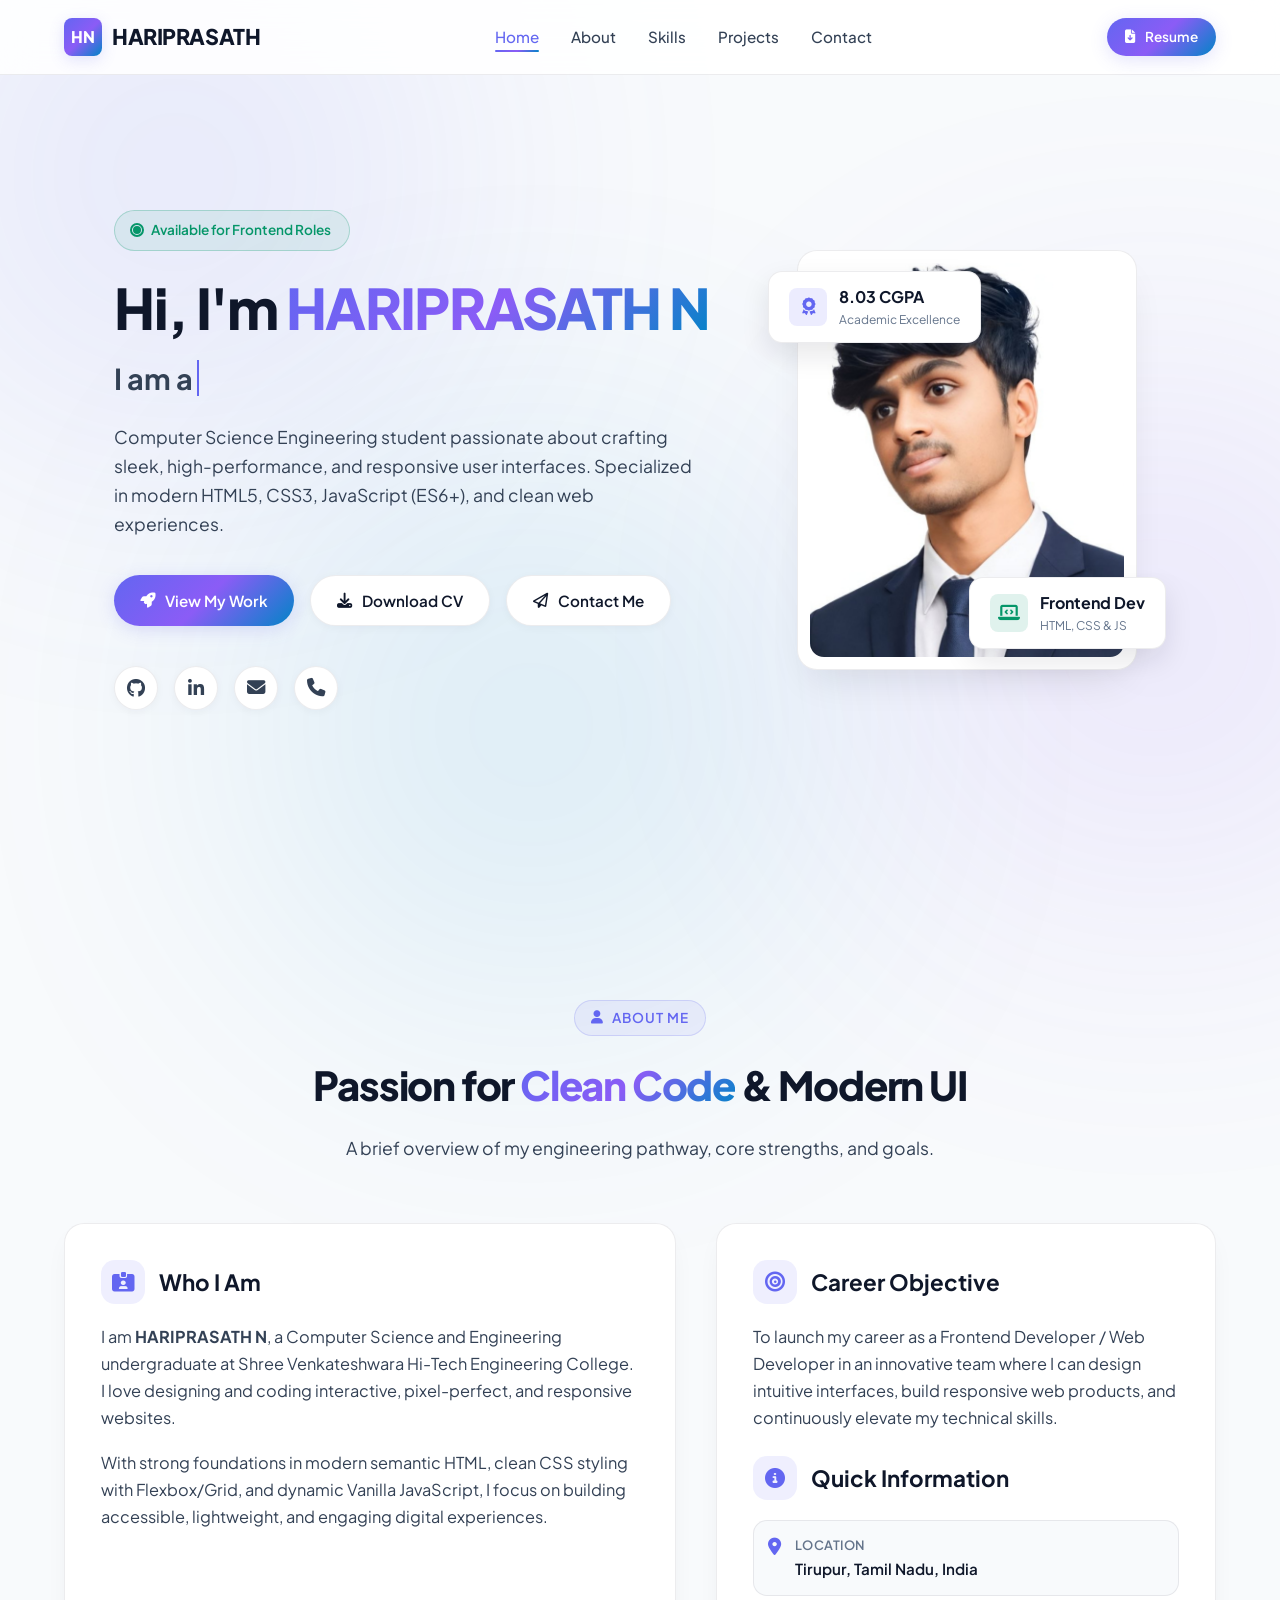
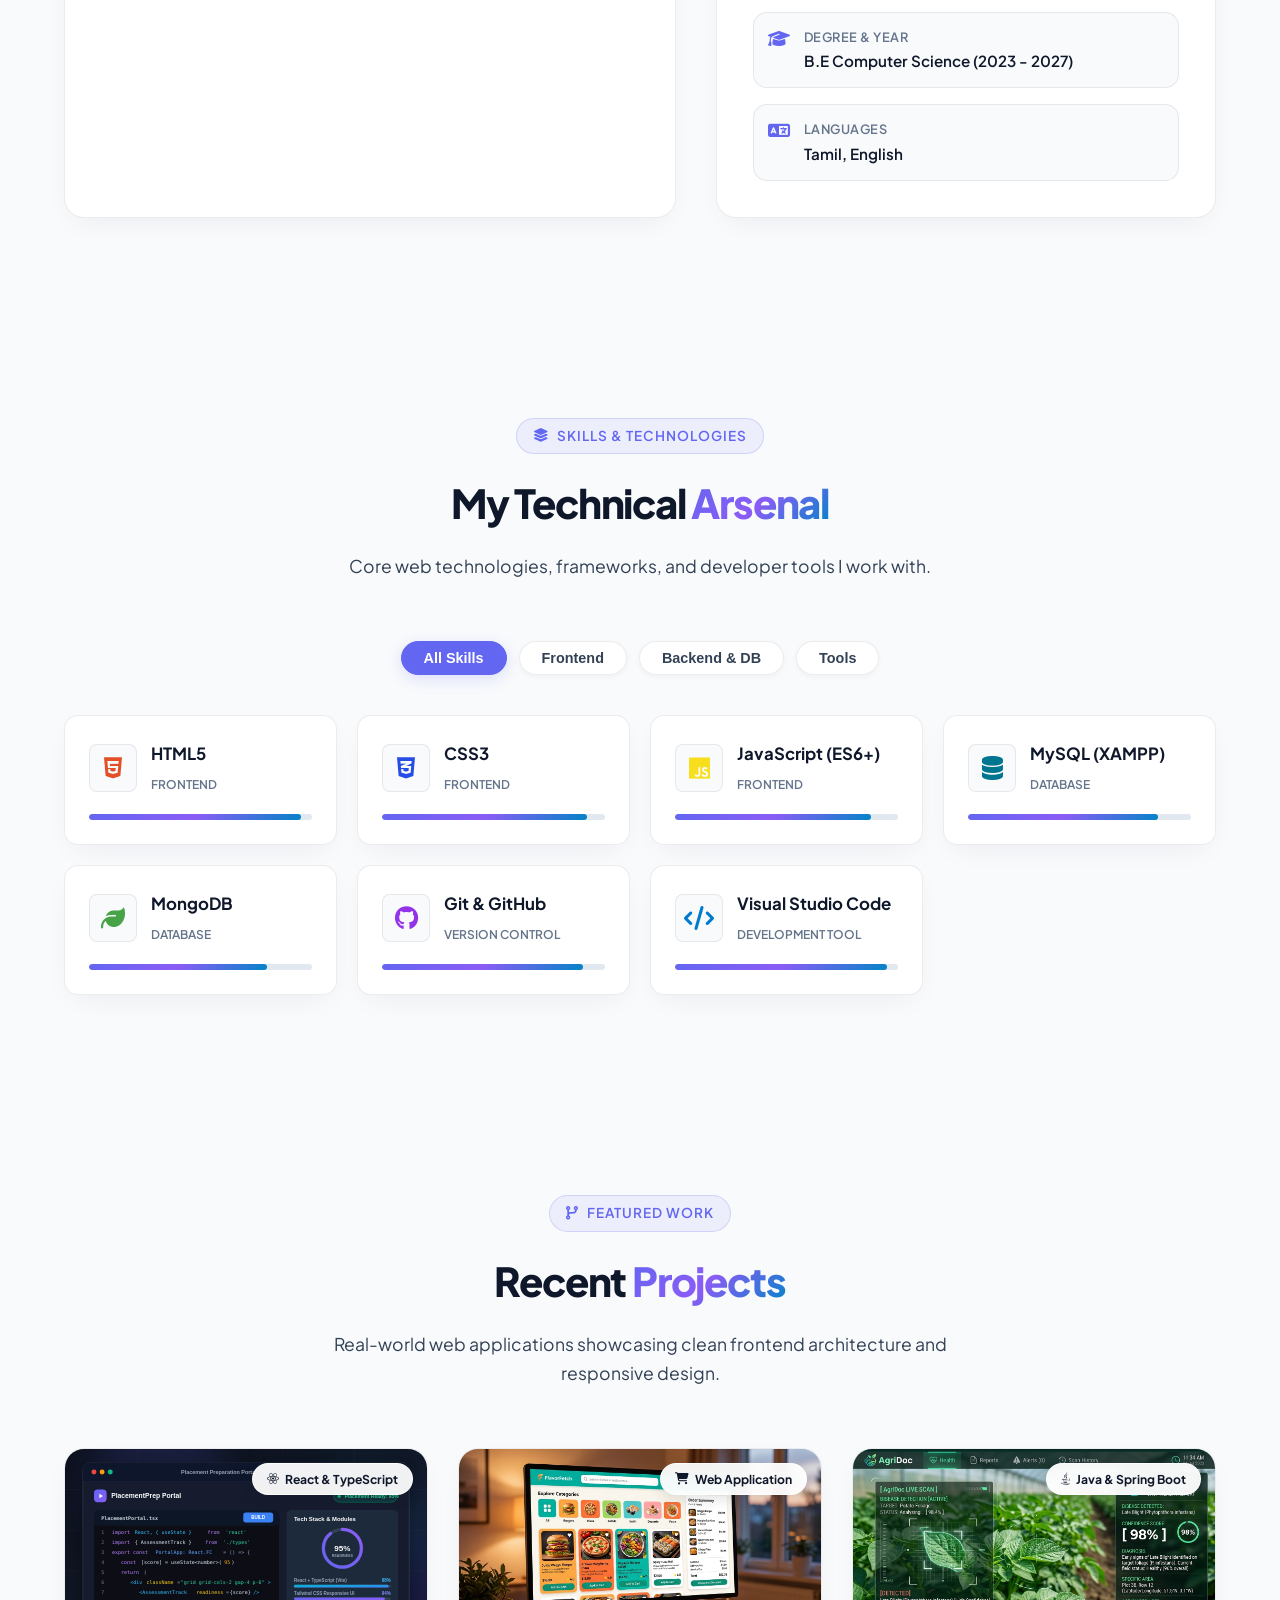
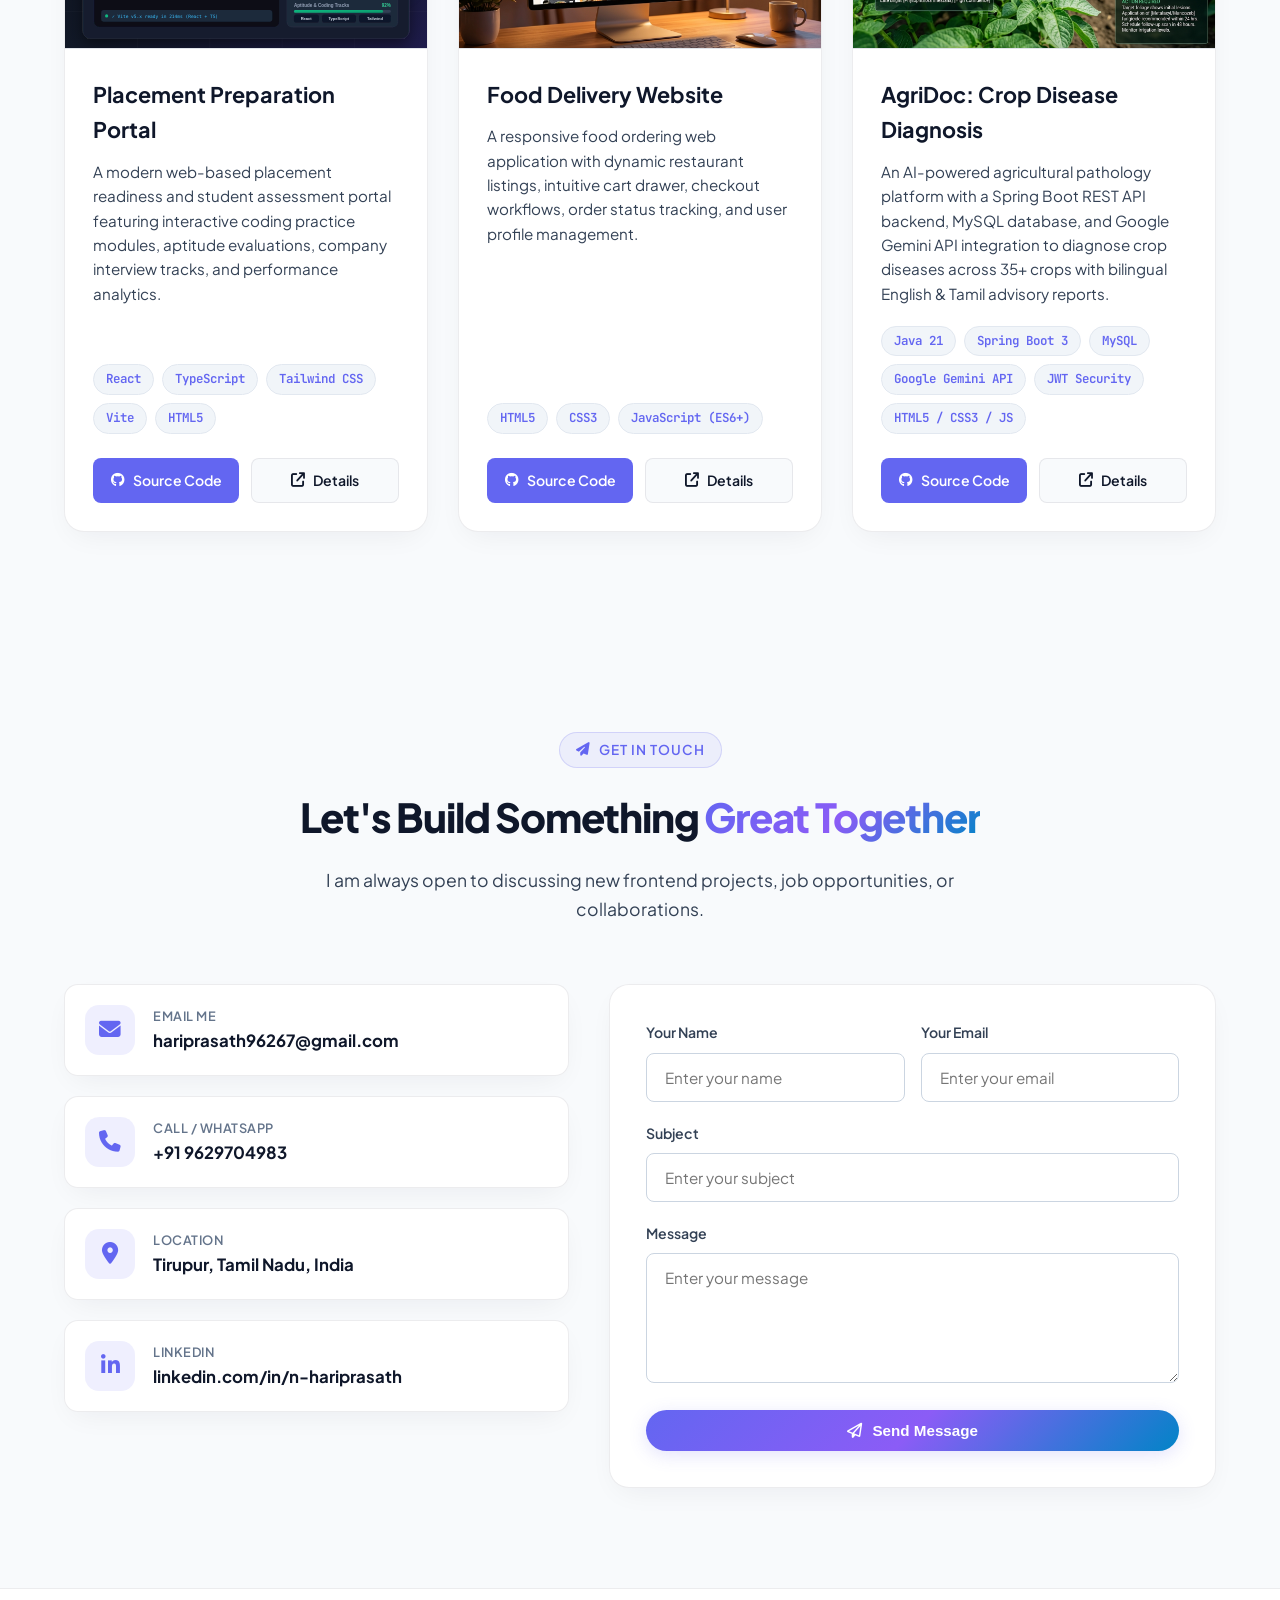
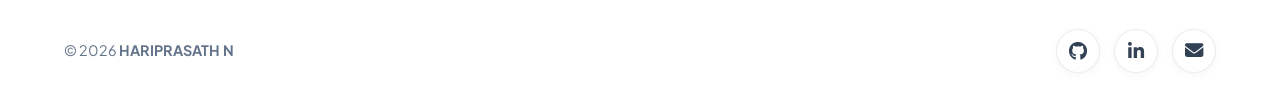
<file: index.html>
<!DOCTYPE html>
<html lang="en" data-theme="light">
<head>
    <meta charset="UTF-8">
    <meta name="viewport" content="width=device-width, initial-scale=1.0">
    <title>HARIPRASATH N | Frontend Developer & Web Developer</title>
    
    <!-- Meta Descriptions (SEO Best Practices) -->
    <meta name="description" content="Personal portfolio of HARIPRASATH N - Frontend Developer and Web Developer skilled in HTML5, CSS3, JavaScript, Responsive Design, and Modern Web UI. Based in Tirupur, India.">
    <meta name="keywords" content="HARIPRASATH N, Frontend Developer, Web Developer, JavaScript, HTML, CSS, Responsive Design, Portfolio, Tirupur, India">
    <meta name="author" content="HARIPRASATH N">

    <!-- Open Graph Protocol for Social Sharing -->
    <meta property="og:title" content="HARIPRASATH N | Frontend Developer Portfolio">
    <meta property="og:description" content="Explore my frontend web projects, skills, education, and resume. Open for frontend and web developer opportunities.">
    <meta property="og:type" content="website">

    <!-- Favicon -->
    <link rel="icon" type="image/svg+xml" href="data:image/svg+xml,<svg xmlns='http://www.w3.org/2000/svg' viewBox='0 0 100 100'><rect width='100' height='100' rx='24' fill='%236366f1'/><text x='50%25' y='54%25' dominant-baseline='central' text-anchor='middle' font-size='56' font-family='sans-serif' font-weight='800' fill='white'>H</text></svg>">

    <!-- Font Awesome 6 -->
    <link rel="stylesheet" href="https://cdnjs.cloudflare.com/ajax/libs/font-awesome/6.5.1/css/all.min.css">
    
    <!-- Custom Modern Stylesheet -->
    <link rel="stylesheet" href="style.css">
</head>
<body>

    <!-- Ambient Glowing Background Elements -->
    <div class="ambient-blob blob-1"></div>
    <div class="ambient-blob blob-2"></div>
    <div class="ambient-blob blob-3"></div>

    <!-- Navigation Bar -->
    <header class="navbar" id="navbar">
        <div class="container nav-container">
            <a href="#home" class="nav-brand" id="brand-logo">
                <div class="brand-badge">HN</div>
                <span>HARIPRASATH</span>
            </a>

            <nav>
                <ul class="nav-menu" id="nav-menu">
                    <li><a href="#home" class="nav-link active">Home</a></li>
                    <li><a href="#about" class="nav-link">About</a></li>
                    <li><a href="#skills" class="nav-link">Skills</a></li>
                    <li><a href="#projects" class="nav-link">Projects</a></li>
                    <li><a href="#contact" class="nav-link">Contact</a></li>
                </ul>
            </nav>

            <div class="nav-actions">
                <!-- Download CV Nav CTA -->
                <a href="Resume.pdf" class="btn btn-primary btn-sm" download="Hariprasath_N_Resume.pdf" title="Download Resume">
                    <i class="fa-solid fa-file-arrow-down"></i>
                    <span>Resume</span>
                </a>

                <!-- Hamburger Button (Mobile) -->
                <button class="hamburger" id="hamburger-btn" aria-label="Toggle navigation menu">
                    <span></span>
                    <span></span>
                    <span></span>
                </button>
            </div>
        </div>
    </header>

    <main>
        <!-- ================= HERO SECTION ================= -->
        <section id="home" class="hero">
            <div class="container hero-grid">
                <div class="hero-content reveal">
                    <div class="hero-status">
                        <span class="status-dot"></span>
                        <span>Available for Frontend Roles</span>
                    </div>

                    <h1 class="hero-name">
                        Hi, I'm <span class="gradient-text">HARIPRASATH N</span>
                    </h1>

                    <div class="hero-role-wrapper">
                        <span>I am a </span>
                        <span class="typing-text" id="typewriter">Frontend Developer</span>
                    </div>

                    <p class="hero-description">
                        Computer Science Engineering student passionate about crafting sleek, high-performance, and responsive user interfaces. Specialized in modern HTML5, CSS3, JavaScript (ES6+), and clean web experiences.
                    </p>

                    <div class="hero-cta-group">
                        <a href="#projects" class="btn btn-primary">
                            <i class="fa-solid fa-rocket"></i>
                            <span>View My Work</span>
                        </a>
                        <a href="Resume.pdf" class="btn btn-secondary" download="Hariprasath_N_Resume.pdf">
                            <i class="fa-solid fa-download"></i>
                            <span>Download CV</span>
                        </a>
                        <a href="#contact" class="btn btn-secondary">
                            <i class="fa-regular fa-paper-plane"></i>
                            <span>Contact Me</span>
                        </a>
                    </div>

                    <div class="hero-socials">
                        <a href="https://github.com/N-Hariprasath" class="social-link" target="_blank" rel="noopener noreferrer" aria-label="GitHub Profile" title="GitHub">
                            <i class="fa-brands fa-github"></i>
                        </a>
                        <a href="https://www.linkedin.com/in/n-hariprasath" class="social-link" target="_blank" rel="noopener noreferrer" aria-label="LinkedIn Profile" title="LinkedIn">
                            <i class="fa-brands fa-linkedin-in"></i>
                        </a>
                        <a href="mailto:hariprasath96267@gmail.com" class="social-link" aria-label="Email" title="Email">
                            <i class="fa-solid fa-envelope"></i>
                        </a>
                        <a href="tel:+919629704983" class="social-link" aria-label="Phone" title="Phone">
                            <i class="fa-solid fa-phone"></i>
                        </a>
                    </div>
                </div>

                <div class="hero-image-wrapper reveal">
                    <div class="profile-card">
                        <!-- Profile Photo -->
                        <img src="me.jpeg" alt="HARIPRASATH N - Frontend Developer" class="profile-img">
                        
                        <!-- Floating Badge 1 -->
                        <div class="floating-badge badge-top">
                            <div class="badge-icon cgpa">
                                <i class="fa-solid fa-award"></i>
                            </div>
                            <div>
                                <div class="badge-title">8.03 CGPA</div>
                                <div class="badge-subtitle">Academic Excellence</div>
                            </div>
                        </div>

                        <!-- Floating Badge 2 -->
                        <div class="floating-badge badge-bottom">
                            <div class="badge-icon code">
                                <i class="fa-solid fa-laptop-code"></i>
                            </div>
                            <div>
                                <div class="badge-title">Frontend Dev</div>
                                <div class="badge-subtitle">HTML, CSS & JS</div>
                            </div>
                        </div>
                    </div>
                </div>
            </div>
        </section>

        <!-- ================= ABOUT SECTION ================= -->
        <section id="about">
            <div class="container reveal">
                <div class="section-header">
                    <div class="section-tag">
                        <i class="fa-solid fa-user"></i>
                        <span>About Me</span>
                    </div>
                    <h2 class="section-title">Passion for <span class="gradient-text">Clean Code</span> & Modern UI</h2>
                    <p class="section-subtitle">A brief overview of my engineering pathway, core strengths, and goals.</p>
                </div>

                <div class="about-grid">
                    <div class="about-card">
                        <div class="about-card-header">
                            <div class="card-icon">
                                <i class="fa-solid fa-id-card-clip"></i>
                            </div>
                            <h3 class="about-card-title">Who I Am</h3>
                        </div>
                        <p class="about-text">
                            I am <strong>HARIPRASATH N</strong>, a Computer Science and Engineering undergraduate at Shree Venkateshwara Hi-Tech Engineering College. I love designing and coding interactive, pixel-perfect, and responsive websites.
                        </p>
                        <p class="about-text">
                            With strong foundations in modern semantic HTML, clean CSS styling with Flexbox/Grid, and dynamic Vanilla JavaScript, I focus on building accessible, lightweight, and engaging digital experiences.
                        </p>


                    </div>

                    <div class="about-card">
                        <div class="about-card-header">
                            <div class="card-icon">
                                <i class="fa-solid fa-bullseye"></i>
                            </div>
                            <h3 class="about-card-title">Career Objective</h3>
                        </div>
                        <p class="about-text">
                            To launch my career as a Frontend Developer / Web Developer in an innovative team where I can design intuitive interfaces, build responsive web products, and continuously elevate my technical skills.
                        </p>

                        <div class="about-card-header" style="margin-top: 24px;">
                            <div class="card-icon">
                                <i class="fa-solid fa-circle-info"></i>
                            </div>
                            <h3 class="about-card-title">Quick Information</h3>
                        </div>
                        <ul class="quick-info-list">
                            <li class="quick-info-item">
                                <i class="fa-solid fa-location-dot quick-info-icon"></i>
                                <div>
                                    <div class="quick-info-label">Location</div>
                                    <div class="quick-info-value">Tirupur, Tamil Nadu, India</div>
                                </div>
                            </li>
                            <li class="quick-info-item">
                                <i class="fa-solid fa-graduation-cap quick-info-icon"></i>
                                <div>
                                    <div class="quick-info-label">Degree & Year</div>
                                    <div class="quick-info-value">B.E Computer Science (2023 - 2027)</div>
                                </div>
                            </li>
                            <li class="quick-info-item">
                                <i class="fa-solid fa-language quick-info-icon"></i>
                                <div>
                                    <div class="quick-info-label">Languages</div>
                                    <div class="quick-info-value">Tamil, English</div>
                                </div>
                            </li>
                        </ul>
                    </div>
                </div>
            </div>
        </section>

        <!-- ================= SKILLS SECTION ================= -->
        <section id="skills">
            <div class="container reveal">
                <div class="section-header">
                    <div class="section-tag">
                        <i class="fa-solid fa-layer-group"></i>
                        <span>Skills & Technologies</span>
                    </div>
                    <h2 class="section-title">My Technical <span class="gradient-text">Arsenal</span></h2>
                    <p class="section-subtitle">Core web technologies, frameworks, and developer tools I work with.</p>
                </div>

                <!-- Filter Tabs -->
                <div class="skills-filter">
                    <button class="filter-btn active" data-filter="all">All Skills</button>
                    <button class="filter-btn" data-filter="frontend">Frontend</button>
                    <button class="filter-btn" data-filter="backend">Backend & DB</button>
                    <button class="filter-btn" data-filter="tools">Tools</button>
                </div>

                <!-- Skills Grid -->
                <div class="skills-grid" id="skills-grid">
                    <!-- HTML5 -->
                    <div class="skill-card" data-category="frontend">
                        <div class="skill-header">
                            <div class="skill-icon-wrapper" style="color: #e34f26;">
                                <i class="fa-brands fa-html5"></i>
                            </div>
                            <div class="skill-info">
                                <h4>HTML5</h4>
                                <span>Frontend</span>
                            </div>
                        </div>
                        <div class="skill-progress-bg">
                            <div class="skill-progress-fill" style="width: 95%;"></div>
                        </div>
                    </div>

                    <!-- CSS3 -->
                    <div class="skill-card" data-category="frontend">
                        <div class="skill-header">
                            <div class="skill-icon-wrapper" style="color: #264de4;">
                                <i class="fa-brands fa-css3-alt"></i>
                            </div>
                            <div class="skill-info">
                                <h4>CSS3</h4>
                                <span>Frontend</span>
                            </div>
                        </div>
                        <div class="skill-progress-bg">
                            <div class="skill-progress-fill" style="width: 92%;"></div>
                        </div>
                    </div>

                    <!-- JavaScript -->
                    <div class="skill-card" data-category="frontend">
                        <div class="skill-header">
                            <div class="skill-icon-wrapper" style="color: #f7df1e;">
                                <i class="fa-brands fa-js"></i>
                            </div>
                            <div class="skill-info">
                                <h4>JavaScript (ES6+)</h4>
                                <span>Frontend</span>
                            </div>
                        </div>
                        <div class="skill-progress-bg">
                            <div class="skill-progress-fill" style="width: 88%;"></div>
                        </div>
                    </div>


                    <!-- MySQL (XAMPP) -->
                    <div class="skill-card" data-category="backend">
                        <div class="skill-header">
                            <div class="skill-icon-wrapper" style="color: #00758f;">
                                <i class="fa-solid fa-database"></i>
                            </div>
                            <div class="skill-info">
                                <h4>MySQL (XAMPP)</h4>
                                <span>Database</span>
                            </div>
                        </div>
                        <div class="skill-progress-bg">
                            <div class="skill-progress-fill" style="width: 85%;"></div>
                        </div>
                    </div>

                    <!-- MongoDB -->
                    <div class="skill-card" data-category="backend">
                        <div class="skill-header">
                            <div class="skill-icon-wrapper" style="color: #47a248;">
                                <i class="fa-solid fa-leaf"></i>
                            </div>
                            <div class="skill-info">
                                <h4>MongoDB</h4>
                                <span>Database</span>
                            </div>
                        </div>
                        <div class="skill-progress-bg">
                            <div class="skill-progress-fill" style="width: 80%;"></div>
                        </div>
                    </div>

                    <!-- GitHub -->
                    <div class="skill-card" data-category="tools">
                        <div class="skill-header">
                            <div class="skill-icon-wrapper" style="color: #9333ea;">
                                <i class="fa-brands fa-github"></i>
                            </div>
                            <div class="skill-info">
                                <h4>Git & GitHub</h4>
                                <span>Version Control</span>
                            </div>
                        </div>
                        <div class="skill-progress-bg">
                            <div class="skill-progress-fill" style="width: 90%;"></div>
                        </div>
                    </div>

                    <!-- VS Code -->
                    <div class="skill-card" data-category="tools">
                        <div class="skill-header">
                            <div class="skill-icon-wrapper" style="color: #007acc;">
                                <i class="fa-solid fa-code"></i>
                            </div>
                            <div class="skill-info">
                                <h4>Visual Studio Code</h4>
                                <span>Development Tool</span>
                            </div>
                        </div>
                        <div class="skill-progress-bg">
                            <div class="skill-progress-fill" style="width: 95%;"></div>
                        </div>
                    </div>
                </div>
            </div>
        </section>



        <!-- ================= PROJECTS SECTION ================= -->
        <section id="projects">
            <div class="container reveal">
                <div class="section-header">
                    <div class="section-tag">
                        <i class="fa-solid fa-code-branch"></i>
                        <span>Featured Work</span>
                    </div>
                    <h2 class="section-title">Recent <span class="gradient-text">Projects</span></h2>
                    <p class="section-subtitle">Real-world web applications showcasing clean frontend architecture and responsive design.</p>
                </div>

                <div class="projects-grid">
                    <!-- Project 1: Placement Preparation Portal -->
                    <div class="project-card">
                        <div class="project-banner">
                            <img src="project-placement.svg" alt="Placement Preparation Portal Dashboard Interface" class="project-img" loading="lazy">
                            <span class="project-badge"><i class="fa-brands fa-react"></i> React &amp; TypeScript</span>
                        </div>
                        <div class="project-content">
                            <h3 class="project-title">Placement Preparation Portal</h3>
                            <p class="project-desc">
                                A modern web-based placement readiness and student assessment portal featuring interactive coding practice modules, aptitude evaluations, company interview tracks, and performance analytics.
                            </p>
                            <div class="project-tech">
                                <span class="tech-tag">React</span>
                                <span class="tech-tag">TypeScript</span>
                                <span class="tech-tag">Tailwind CSS</span>
                                <span class="tech-tag">Vite</span>
                                <span class="tech-tag">HTML5</span>
                            </div>
                            <div class="project-links">
                                <a href="https://github.com/N-Hariprasath/placement-preparetion-portal" class="project-btn primary" target="_blank" rel="noopener noreferrer">
                                    <i class="fa-brands fa-github"></i>
                                    <span>Source Code</span>
                                </a>
                                <a href="https://github.com/N-Hariprasath/placement-preparetion-portal" class="project-btn secondary" target="_blank" rel="noopener noreferrer">
                                    <i class="fa-solid fa-arrow-up-right-from-square"></i>
                                    <span>Details</span>
                                </a>
                            </div>
                        </div>
                    </div>

                    <!-- Project 2: Food Delivery E-Commerce Website -->
                    <div class="project-card">
                        <div class="project-banner">
                            <img src="project-food.jpg" alt="Food Delivery E-Commerce Platform" class="project-img" loading="lazy">
                            <span class="project-badge"><i class="fa-solid fa-cart-shopping"></i> Web Application</span>
                        </div>
                        <div class="project-content">
                            <h3 class="project-title">Food Delivery Website</h3>
                            <p class="project-desc">
                                A responsive food ordering web application with dynamic restaurant listings, intuitive cart drawer, checkout workflows, order status tracking, and user profile management.
                            </p>
                            <div class="project-tech">
                                <span class="tech-tag">HTML5</span>
                                <span class="tech-tag">CSS3</span>
                                <span class="tech-tag">JavaScript (ES6+)</span>
                            </div>
                            <div class="project-links">
                                <a href="https://github.com/N-Hariprasath/food_delivery_websitte" class="project-btn primary" target="_blank" rel="noopener noreferrer">
                                    <i class="fa-brands fa-github"></i>
                                    <span>Source Code</span>
                                </a>
                                <a href="https://github.com/N-Hariprasath/food_delivery_websitte" class="project-btn secondary" target="_blank" rel="noopener noreferrer">
                                    <i class="fa-solid fa-arrow-up-right-from-square"></i>
                                    <span>Details</span>
                                </a>
                            </div>
                        </div>
                    </div>

                    <!-- Project 3: AgriDoc - Crop Disease Diagnosis -->
                    <div class="project-card">
                        <div class="project-banner">
                            <img src="project-agridoc.jpg" alt="AgriDoc Crop Disease Diagnosis System" class="project-img" loading="lazy">
                            <span class="project-badge"><i class="fa-brands fa-java"></i> Java &amp; Spring Boot</span>
                        </div>
                        <div class="project-content">
                            <h3 class="project-title">AgriDoc: Crop Disease Diagnosis</h3>
                            <p class="project-desc">
                                An AI-powered agricultural pathology platform with a Spring Boot REST API backend, MySQL database, and Google Gemini API integration to diagnose crop diseases across 35+ crops with bilingual English &amp; Tamil advisory reports.
                            </p>
                            <div class="project-tech">
                                <span class="tech-tag">Java 21</span>
                                <span class="tech-tag">Spring Boot 3</span>
                                <span class="tech-tag">MySQL</span>
                                <span class="tech-tag">Google Gemini API</span>
                                <span class="tech-tag">JWT Security</span>
                                <span class="tech-tag">HTML5 / CSS3 / JS</span>
                            </div>
                            <div class="project-links">
                                <a href="https://github.com/N-Hariprasath/AgriDoc-Crop_Disease_Diagnosis" class="project-btn primary" target="_blank" rel="noopener noreferrer">
                                    <i class="fa-brands fa-github"></i>
                                    <span>Source Code</span>
                                </a>
                                <a href="https://github.com/N-Hariprasath/AgriDoc-Crop_Disease_Diagnosis" class="project-btn secondary" target="_blank" rel="noopener noreferrer">
                                    <i class="fa-solid fa-arrow-up-right-from-square"></i>
                                    <span>Details</span>
                                </a>
                            </div>
                        </div>
                    </div>


                </div>
            </div>
        </section>

        <!-- ================= CONTACT SECTION ================= -->
        <section id="contact">
            <div class="container reveal">
                <div class="section-header">
                    <div class="section-tag">
                        <i class="fa-solid fa-paper-plane"></i>
                        <span>Get In Touch</span>
                    </div>
                    <h2 class="section-title">Let's Build Something <span class="gradient-text">Great Together</span></h2>
                    <p class="section-subtitle">I am always open to discussing new frontend projects, job opportunities, or collaborations.</p>
                </div>

                <div class="contact-grid">
                    <!-- Left: Contact Details Panel -->
                    <div class="contact-info-panel">
                        <a href="mailto:hariprasath96267@gmail.com" class="contact-card">
                            <div class="contact-icon">
                                <i class="fa-solid fa-envelope"></i>
                            </div>
                            <div>
                                <div class="contact-label">Email Me</div>
                                <div class="contact-value">hariprasath96267@gmail.com</div>
                            </div>
                        </a>

                        <a href="tel:+919629704983" class="contact-card">
                            <div class="contact-icon">
                                <i class="fa-solid fa-phone"></i>
                            </div>
                            <div>
                                <div class="contact-label">Call / WhatsApp</div>
                                <div class="contact-value">+91 9629704983</div>
                            </div>
                        </a>

                        <div class="contact-card">
                            <div class="contact-icon">
                                <i class="fa-solid fa-location-dot"></i>
                            </div>
                            <div>
                                <div class="contact-label">Location</div>
                                <div class="contact-value">Tirupur, Tamil Nadu, India</div>
                            </div>
                        </div>

                        <a href="https://www.linkedin.com/in/n-hariprasath" class="contact-card" target="_blank" rel="noopener noreferrer">
                            <div class="contact-icon">
                                <i class="fa-brands fa-linkedin-in"></i>
                            </div>
                            <div>
                                <div class="contact-label">LinkedIn</div>
                                <div class="contact-value">linkedin.com/in/n-hariprasath</div>
                            </div>
                        </a>
                    </div>

                    <!-- Right: Contact Form -->
                    <div class="contact-form-card">
                        <form id="contact-form" action="https://formsubmit.co/hariprasath96267@gmail.com" method="POST">
                            <!-- FormSubmit Direct Delivery Config -->
                            <input type="hidden" name="_captcha" value="false">
                            <input type="hidden" name="_template" value="table">
                            <input type="hidden" name="_autoresponse" value="Thank you for contacting HARIPRASATH N. I have received your message and will respond to you shortly!">

                            <div class="form-row">
                                <div class="form-group">
                                    <label for="contact-name" class="form-label">Your Name</label>
                                    <input type="text" id="contact-name" name="name" class="form-input" placeholder="Enter your name" required>
                                </div>
                                <div class="form-group">
                                    <label for="contact-email" class="form-label">Your Email</label>
                                    <input type="email" id="contact-email" name="email" class="form-input" placeholder="Enter your email" required>
                                </div>
                            </div>

                            <div class="form-group">
                                <label for="contact-subject" class="form-label">Subject</label>
                                <input type="text" id="contact-subject" name="subject" class="form-input" placeholder="Enter your subject">
                            </div>

                            <div class="form-group">
                                <label for="contact-message" class="form-label">Message</label>
                                <textarea id="contact-message" name="message" class="form-input" placeholder="Enter your message" required></textarea>
                            </div>

                            <button type="submit" class="btn btn-primary" style="width: 100%;">
                                <i class="fa-regular fa-paper-plane"></i>
                                <span>Send Message</span>
                            </button>

                            <div id="form-alert" class="form-alert"></div>
                        </form>
                    </div>
                </div>
            </div>
        </section>
    </main>

    <!-- Footer -->
    <footer>
        <div class="container footer-container">
            <div class="footer-text">
                &copy; <span id="current-year">2026</span> <strong>HARIPRASATH N</strong>
            </div>
            <div class="footer-socials">
                <a href="https://github.com/N-Hariprasath" class="social-link" target="_blank" rel="noopener noreferrer" title="GitHub">
                    <i class="fa-brands fa-github"></i>
                </a>
                <a href="https://www.linkedin.com/in/n-hariprasath" class="social-link" target="_blank" rel="noopener noreferrer" title="LinkedIn">
                    <i class="fa-brands fa-linkedin-in"></i>
                </a>
                <a href="mailto:hariprasath96267@gmail.com" class="social-link" title="Email">
                    <i class="fa-solid fa-envelope"></i>
                </a>
            </div>
        </div>
    </footer>

    <!-- Floating Scroll-to-Top Button -->
    <button class="scroll-top-btn" id="scroll-top" aria-label="Scroll back to top" title="Scroll to top">
        <i class="fa-solid fa-arrow-up"></i>
    </button>

    <!-- Custom Main Script -->
    <script src="main.js"></script>
    <script>
        // Set dynamic year
        document.getElementById('current-year').textContent = new Date().getFullYear();
    </script>
</body>
</html>
</file>
<file: style.css>
/* ===================================================================
   HARIPRASATH N - MODERN DEVELOPER PORTFOLIO STYLESHEET
   Design: Clean, Premium Modern Light/White Aesthetic (Apple / Linear style)
   Author: HARIPRASATH N
   Tech: Pure CSS3 Variables, Flexbox, Grid, Animations
   =================================================================== */

/* ---------------- Google Fonts & Reset ---------------- */
@import url('https://fonts.googleapis.com/css2?family=Plus+Jakarta+Sans:wght@300;400;500;600;700;800&family=JetBrains+Mono:wght@400;500;600&display=swap');

:root {
    /* Pure Light / White Theme System */
    --bg-primary: #f8fafc;
    --bg-secondary: #ffffff;
    --bg-card: #ffffff;
    --bg-card-hover: #ffffff;
    --bg-input: #ffffff;
    --bg-subtle: #f1f5f9;
    --border-color: rgba(15, 23, 42, 0.08);
    --border-hover: rgba(99, 102, 241, 0.45);

    --text-primary: #0f172a;
    --text-secondary: #334155;
    --text-muted: #64748b;

    /* Accent & Brand Colors */
    --accent-primary: #6366f1;       /* Indigo */
    --accent-secondary: #8b5cf6;     /* Purple */
    --accent-cyan: #0284c7;          /* Sky / Cyan */
    --accent-emerald: #059669;       /* Emerald */
    --accent-gradient: linear-gradient(135deg, #6366f1 0%, #8b5cf6 50%, #0284c7 100%);
    --accent-glow: rgba(99, 102, 241, 0.18);

    /* Navbar & UI Elements */
    --nav-bg: rgba(255, 255, 255, 0.88);
    --card-shadow: 0 10px 30px -10px rgba(15, 23, 42, 0.07);
    --card-hover-shadow: 0 20px 40px -15px rgba(99, 102, 241, 0.2);

    /* Typography */
    --font-main: 'Plus Jakarta Sans', -apple-system, BlinkMacSystemFont, sans-serif;
    --font-mono: 'JetBrains Mono', monospace;

    /* Transitions & Radii */
    --transition: all 0.3s cubic-bezier(0.4, 0, 0.2, 1);
    --radius-sm: 8px;
    --radius-md: 14px;
    --radius-lg: 20px;
    --radius-full: 9999px;
}

/* Reset */
*, *::before, *::after {
    margin: 0;
    padding: 0;
    box-sizing: border-box;
}

html {
    scroll-behavior: smooth;
    scroll-padding-top: 80px;
}

body {
    font-family: var(--font-main);
    background-color: var(--bg-primary);
    color: var(--text-primary);
    line-height: 1.65;
    overflow-x: hidden;
    position: relative;
    -webkit-font-smoothing: antialiased;
}

/* Ambient Subtle Background Blobs */
.ambient-blob {
    position: fixed;
    width: 550px;
    height: 550px;
    border-radius: 50%;
    filter: blur(140px);
    opacity: 0.12;
    pointer-events: none;
    z-index: 0;
    animation: floatBlob 20s infinite alternate ease-in-out;
}
.blob-1 {
    top: -100px;
    left: -100px;
    background: var(--accent-primary);
}
.blob-2 {
    top: 40%;
    right: -150px;
    background: var(--accent-secondary);
    animation-delay: -7s;
}
.blob-3 {
    bottom: -100px;
    left: 20%;
    background: var(--accent-cyan);
    animation-delay: -14s;
}

@keyframes floatBlob {
    0% { transform: translate(0, 0) scale(1); }
    50% { transform: translate(60px, 40px) scale(1.1); }
    100% { transform: translate(-40px, 80px) scale(0.95); }
}

/* Container */
.container {
    max-width: 1200px;
    margin: 0 auto;
    padding: 0 24px;
    position: relative;
    z-index: 1;
}

/* Section Common Styling */
section {
    padding: 100px 0;
    position: relative;
    z-index: 1;
}

.section-header {
    text-align: center;
    max-width: 700px;
    margin: 0 auto 60px;
}

.section-tag {
    display: inline-flex;
    align-items: center;
    gap: 8px;
    padding: 6px 16px;
    background: rgba(99, 102, 241, 0.08);
    border: 1px solid rgba(99, 102, 241, 0.2);
    border-radius: var(--radius-full);
    font-size: 0.85rem;
    font-weight: 600;
    color: var(--accent-primary);
    text-transform: uppercase;
    letter-spacing: 1px;
    margin-bottom: 16px;
}

.section-title {
    font-size: 2.5rem;
    font-weight: 800;
    letter-spacing: -0.03em;
    margin-bottom: 16px;
    color: var(--text-primary);
}

.gradient-text {
    background: var(--accent-gradient);
    -webkit-background-clip: text;
    -webkit-text-fill-color: transparent;
}

.section-subtitle {
    font-size: 1.1rem;
    color: var(--text-secondary);
}

/* ---------------- Navigation Bar ---------------- */
.navbar {
    position: fixed;
    top: 0;
    left: 0;
    right: 0;
    height: 75px;
    background: var(--nav-bg);
    backdrop-filter: blur(16px);
    -webkit-backdrop-filter: blur(16px);
    border-bottom: 1px solid var(--border-color);
    z-index: 1000;
    transition: var(--transition);
}

.navbar.scrolled {
    height: 65px;
    box-shadow: 0 10px 30px -10px rgba(15, 23, 42, 0.08);
}

.nav-container {
    display: flex;
    justify-content: space-between;
    align-items: center;
    height: 100%;
}

.nav-brand {
    display: flex;
    align-items: center;
    gap: 10px;
    text-decoration: none;
    font-size: 1.35rem;
    font-weight: 800;
    color: var(--text-primary);
    letter-spacing: -0.02em;
}

.brand-badge {
    width: 38px;
    height: 38px;
    background: var(--accent-gradient);
    border-radius: var(--radius-sm);
    display: flex;
    align-items: center;
    justify-content: center;
    color: #ffffff;
    font-size: 1rem;
    font-weight: 800;
    box-shadow: 0 4px 15px var(--accent-glow);
}

.nav-menu {
    display: flex;
    align-items: center;
    list-style: none;
    gap: 32px;
}

.nav-link {
    text-decoration: none;
    color: var(--text-secondary);
    font-size: 0.95rem;
    font-weight: 500;
    position: relative;
    padding: 6px 0;
    transition: var(--transition);
}

.nav-link:hover,
.nav-link.active {
    color: var(--accent-primary);
}

.nav-link::after {
    content: '';
    position: absolute;
    bottom: 0;
    left: 0;
    width: 0%;
    height: 2px;
    background: var(--accent-gradient);
    transition: var(--transition);
    border-radius: var(--radius-full);
}

.nav-link:hover::after,
.nav-link.active::after {
    width: 100%;
}

.nav-actions {
    display: flex;
    align-items: center;
    gap: 16px;
}

/* Hamburger Menu (Mobile) */
.hamburger {
    display: none;
    flex-direction: column;
    gap: 6px;
    background: transparent;
    border: none;
    cursor: pointer;
    padding: 6px;
}

.hamburger span {
    width: 26px;
    height: 2px;
    background: var(--text-primary);
    transition: var(--transition);
    border-radius: 2px;
}

.hamburger.active span:nth-child(1) {
    transform: translateY(8px) rotate(45deg);
}
.hamburger.active span:nth-child(2) {
    opacity: 0;
}
.hamburger.active span:nth-child(3) {
    transform: translateY(-8px) rotate(-45deg);
}

/* ---------------- Buttons ---------------- */
.btn {
    display: inline-flex;
    align-items: center;
    justify-content: center;
    gap: 10px;
    padding: 12px 26px;
    font-size: 0.95rem;
    font-weight: 600;
    border-radius: var(--radius-full);
    text-decoration: none;
    cursor: pointer;
    transition: var(--transition);
    border: none;
}

.btn-primary {
    background: var(--accent-gradient);
    color: #ffffff;
    box-shadow: 0 4px 18px var(--accent-glow);
}

.btn-primary:hover {
    transform: translateY(-3px);
    box-shadow: 0 8px 25px rgba(99, 102, 241, 0.35);
}

.btn-secondary {
    background: #ffffff;
    color: var(--text-primary);
    border: 1px solid var(--border-color);
    box-shadow: 0 2px 8px rgba(15, 23, 42, 0.04);
}

.btn-secondary:hover {
    background: #f8fafc;
    border-color: var(--accent-primary);
    transform: translateY(-3px);
    color: var(--accent-primary);
}

.btn-sm {
    padding: 8px 18px;
    font-size: 0.85rem;
}

/* ---------------- Hero Section ---------------- */
.hero {
    min-height: 100vh;
    display: flex;
    align-items: center;
    padding-top: 120px;
}

.hero-grid {
    display: grid;
    grid-template-columns: 1.2fr 0.8fr;
    gap: 60px;
    align-items: center;
}

.hero-status {
    display: inline-flex;
    align-items: center;
    gap: 10px;
    padding: 8px 18px;
    background: rgba(5, 150, 105, 0.08);
    border: 1px solid rgba(5, 150, 105, 0.25);
    border-radius: var(--radius-full);
    font-size: 0.85rem;
    font-weight: 600;
    color: var(--accent-emerald);
    margin-bottom: 24px;
}

.status-dot {
    width: 8px;
    height: 8px;
    background: var(--accent-emerald);
    border-radius: 50%;
    position: relative;
}

.status-dot::after {
    content: '';
    position: absolute;
    top: -3px;
    left: -3px;
    right: -3px;
    bottom: -3px;
    border-radius: 50%;
    border: 2px solid var(--accent-emerald);
    animation: pulse 2s infinite;
}

@keyframes pulse {
    0% { transform: scale(0.9); opacity: 1; }
    100% { transform: scale(2.2); opacity: 0; }
}

.hero-name {
    font-size: 3.5rem;
    font-weight: 800;
    line-height: 1.15;
    letter-spacing: -0.03em;
    margin-bottom: 16px;
    color: var(--text-primary);
}

.hero-role-wrapper {
    font-size: 1.8rem;
    font-weight: 700;
    color: var(--text-secondary);
    margin-bottom: 20px;
    min-height: 2.2rem;
}

.typing-text {
    color: var(--accent-primary);
    border-right: 2px solid var(--accent-primary);
    padding-right: 4px;
    animation: blinkCursor 0.8s infinite;
}

@keyframes blinkCursor {
    0%, 100% { border-color: transparent; }
    50% { border-color: var(--accent-primary); }
}

.hero-description {
    font-size: 1.1rem;
    color: var(--text-secondary);
    margin-bottom: 36px;
    max-width: 580px;
}

.hero-cta-group {
    display: flex;
    flex-wrap: wrap;
    gap: 16px;
    margin-bottom: 40px;
}

.hero-socials {
    display: flex;
    align-items: center;
    gap: 16px;
}

.social-link {
    width: 44px;
    height: 44px;
    border-radius: var(--radius-full);
    background: #ffffff;
    border: 1px solid var(--border-color);
    color: var(--text-secondary);
    display: flex;
    align-items: center;
    justify-content: center;
    font-size: 1.15rem;
    text-decoration: none;
    transition: var(--transition);
    box-shadow: 0 2px 8px rgba(15, 23, 42, 0.04);
}

.social-link:hover {
    color: #ffffff;
    background: var(--accent-primary);
    border-color: var(--accent-primary);
    transform: translateY(-4px);
    box-shadow: 0 8px 20px var(--accent-glow);
}

/* Hero Image & Badges */
.hero-image-wrapper {
    position: relative;
    display: flex;
    justify-content: center;
    align-items: center;
}

.profile-card {
    position: relative;
    width: 340px;
    height: 420px;
    border-radius: var(--radius-lg);
    padding: 12px;
    background: #ffffff;
    border: 1px solid var(--border-color);
    box-shadow: 0 20px 40px -15px rgba(15, 23, 42, 0.12);
    transition: var(--transition);
}

.profile-card:hover {
    border-color: var(--border-hover);
    transform: translateY(-6px);
}

.profile-img {
    width: 100%;
    height: 100%;
    object-fit: cover;
    object-position: center top;
    border-radius: calc(var(--radius-lg) - 6px);
    display: block;
}

/* Floating Badges */
.floating-badge {
    position: absolute;
    background: #ffffff;
    border: 1px solid var(--border-color);
    padding: 12px 20px;
    border-radius: var(--radius-md);
    box-shadow: 0 12px 28px rgba(15, 23, 42, 0.1);
    display: flex;
    align-items: center;
    gap: 12px;
    animation: floatBadge 4s ease-in-out infinite alternate;
}

.badge-top {
    top: 20px;
    left: -30px;
}

.badge-bottom {
    bottom: 20px;
    right: -30px;
    animation-delay: -2s;
}

@keyframes floatBadge {
    0% { transform: translateY(0); }
    100% { transform: translateY(-10px); }
}

.badge-icon {
    width: 38px;
    height: 38px;
    border-radius: var(--radius-sm);
    display: flex;
    align-items: center;
    justify-content: center;
    font-size: 1.1rem;
}

.badge-icon.cgpa {
    background: rgba(99, 102, 241, 0.12);
    color: var(--accent-primary);
}

.badge-icon.code {
    background: rgba(5, 150, 105, 0.12);
    color: var(--accent-emerald);
}

.badge-title {
    font-size: 1rem;
    font-weight: 700;
    color: var(--text-primary);
}

.badge-subtitle {
    font-size: 0.75rem;
    color: var(--text-muted);
}

/* ---------------- About Section ---------------- */
.about-grid {
    display: grid;
    grid-template-columns: 1.1fr 0.9fr;
    gap: 40px;
}

.about-card {
    background: #ffffff;
    border: 1px solid var(--border-color);
    border-radius: var(--radius-lg);
    padding: 36px;
    box-shadow: var(--card-shadow);
    transition: var(--transition);
}

.about-card:hover {
    border-color: var(--border-hover);
}

.about-card-header {
    display: flex;
    align-items: center;
    gap: 14px;
    margin-bottom: 20px;
}

.card-icon {
    width: 44px;
    height: 44px;
    border-radius: var(--radius-md);
    background: rgba(99, 102, 241, 0.1);
    color: var(--accent-primary);
    display: flex;
    align-items: center;
    justify-content: center;
    font-size: 1.25rem;
}

.about-card-title {
    font-size: 1.4rem;
    font-weight: 700;
    color: var(--text-primary);
}

.about-text {
    color: var(--text-secondary);
    margin-bottom: 18px;
    font-size: 1.02rem;
}

/* Stats Counter Grid */
.stats-grid {
    display: grid;
    grid-template-columns: repeat(2, 1fr);
    gap: 16px;
    margin-top: 28px;
}

.stat-item {
    background: #f8fafc;
    border: 1px solid var(--border-color);
    border-radius: var(--radius-md);
    padding: 20px;
    text-align: center;
    transition: var(--transition);
}

.stat-item:hover {
    background: #ffffff;
    border-color: var(--border-hover);
    transform: translateY(-3px);
    box-shadow: var(--card-shadow);
}

.stat-number {
    font-size: 2.2rem;
    font-weight: 800;
    color: var(--accent-primary);
    margin-bottom: 4px;
}

.stat-label {
    font-size: 0.85rem;
    font-weight: 600;
    color: var(--text-secondary);
}

/* Quick Info List */
.quick-info-list {
    list-style: none;
    display: flex;
    flex-direction: column;
    gap: 16px;
    margin-top: 20px;
}

.quick-info-item {
    display: flex;
    align-items: flex-start;
    gap: 14px;
    padding: 14px;
    border-radius: var(--radius-md);
    background: #f8fafc;
    border: 1px solid var(--border-color);
}

.quick-info-icon {
    color: var(--accent-primary);
    font-size: 1.1rem;
    margin-top: 3px;
}

.quick-info-label {
    font-size: 0.8rem;
    font-weight: 600;
    color: var(--text-muted);
    text-transform: uppercase;
    letter-spacing: 0.5px;
}

.quick-info-value {
    font-size: 0.95rem;
    font-weight: 600;
    color: var(--text-primary);
}

/* ---------------- Skills Section ---------------- */
.skills-filter {
    display: flex;
    justify-content: center;
    flex-wrap: wrap;
    gap: 12px;
    margin-bottom: 40px;
}

.filter-btn {
    padding: 8px 22px;
    border-radius: var(--radius-full);
    background: #ffffff;
    border: 1px solid var(--border-color);
    color: var(--text-secondary);
    font-size: 0.9rem;
    font-weight: 600;
    cursor: pointer;
    transition: var(--transition);
    box-shadow: 0 2px 6px rgba(15, 23, 42, 0.04);
}

.filter-btn:hover,
.filter-btn.active {
    background: var(--accent-primary);
    border-color: var(--accent-primary);
    color: #ffffff;
    box-shadow: 0 4px 15px var(--accent-glow);
}

.skills-grid {
    display: grid;
    grid-template-columns: repeat(auto-fill, minmax(220px, 1fr));
    gap: 20px;
}

.skill-card {
    background: #ffffff;
    border: 1px solid var(--border-color);
    border-radius: var(--radius-md);
    padding: 24px;
    display: flex;
    flex-direction: column;
    gap: 14px;
    box-shadow: var(--card-shadow);
    transition: var(--transition);
}

.skill-card:hover {
    border-color: var(--border-hover);
    transform: translateY(-5px);
    box-shadow: var(--card-hover-shadow);
}

.skill-header {
    display: flex;
    align-items: center;
    gap: 14px;
}

.skill-icon-wrapper {
    width: 48px;
    height: 48px;
    border-radius: var(--radius-sm);
    background: #f8fafc;
    border: 1px solid var(--border-color);
    display: flex;
    align-items: center;
    justify-content: center;
    font-size: 1.5rem;
    transition: var(--transition);
}

.skill-card:hover .skill-icon-wrapper {
    transform: scale(1.1);
}

.skill-info h4 {
    font-size: 1.05rem;
    font-weight: 700;
    margin-bottom: 2px;
    color: var(--text-primary);
}

.skill-info span {
    font-size: 0.75rem;
    color: var(--text-muted);
    font-weight: 600;
    text-transform: uppercase;
}

.skill-progress-bg {
    height: 6px;
    background: #e2e8f0;
    border-radius: var(--radius-full);
    overflow: hidden;
    margin-top: 4px;
}

.skill-progress-fill {
    height: 100%;
    background: var(--accent-gradient);
    border-radius: var(--radius-full);
    transition: width 1s ease-in-out;
}

/* ---------------- Projects Section ---------------- */
.projects-grid {
    display: grid;
    grid-template-columns: repeat(auto-fit, minmax(340px, 1fr));
    gap: 30px;
}

.project-card {
    background: #ffffff;
    border: 1px solid var(--border-color);
    border-radius: var(--radius-lg);
    overflow: hidden;
    box-shadow: var(--card-shadow);
    transition: var(--transition);
    display: flex;
    flex-direction: column;
}

.project-card:hover {
    border-color: var(--border-hover);
    transform: translateY(-8px);
    box-shadow: var(--card-hover-shadow);
}

.project-banner {
    height: 200px;
    background: #f1f5f9;
    position: relative;
    border-bottom: 1px solid var(--border-color);
    overflow: hidden;
}

.project-img {
    width: 100%;
    height: 100%;
    object-fit: cover;
    object-position: center top;
    transition: transform 0.5s cubic-bezier(0.4, 0, 0.2, 1);
    display: block;
}

.project-card:hover .project-img {
    transform: scale(1.08);
}

.project-badge {
    position: absolute;
    top: 14px;
    right: 14px;
    z-index: 2;
    padding: 5px 14px;
    border-radius: var(--radius-full);
    background: rgba(255, 255, 255, 0.94);
    backdrop-filter: blur(8px);
    box-shadow: 0 4px 14px rgba(15, 23, 42, 0.12);
    font-size: 0.76rem;
    font-weight: 700;
    color: var(--text-primary);
    border: 1px solid rgba(255, 255, 255, 0.8);
    display: inline-flex;
    align-items: center;
    gap: 6px;
}

.project-content {
    padding: 28px;
    display: flex;
    flex-direction: column;
    flex-grow: 1;
}

.project-title {
    font-size: 1.35rem;
    font-weight: 700;
    margin-bottom: 12px;
    color: var(--text-primary);
}

.project-desc {
    color: var(--text-secondary);
    font-size: 0.95rem;
    line-height: 1.6;
    margin-bottom: 20px;
    flex-grow: 1;
}

.project-tech {
    display: flex;
    flex-wrap: wrap;
    gap: 8px;
    margin-bottom: 24px;
}

.tech-tag {
    padding: 4px 12px;
    border-radius: var(--radius-full);
    background: #f1f5f9;
    border: 1px solid #e2e8f0;
    font-size: 0.78rem;
    font-family: var(--font-mono);
    color: var(--accent-primary);
    font-weight: 600;
}

.project-links {
    display: flex;
    gap: 12px;
}

.project-btn {
    flex: 1;
    text-align: center;
    padding: 10px 16px;
    font-size: 0.88rem;
    border-radius: var(--radius-sm);
    font-weight: 600;
    text-decoration: none;
    display: inline-flex;
    align-items: center;
    justify-content: center;
    gap: 8px;
    transition: var(--transition);
}

.project-btn.primary {
    background: var(--accent-primary);
    color: #ffffff;
}

.project-btn.primary:hover {
    background: var(--accent-secondary);
}

.project-btn.secondary {
    background: #f8fafc;
    border: 1px solid var(--border-color);
    color: var(--text-primary);
}

.project-btn.secondary:hover {
    background: #ffffff;
    border-color: var(--border-hover);
    color: var(--accent-primary);
}

/* ---------------- Education Section ---------------- */
.education-timeline {
    max-width: 800px;
    margin: 0 auto;
    position: relative;
    padding-left: 30px;
}

.education-timeline::before {
    content: '';
    position: absolute;
    top: 10px;
    bottom: 10px;
    left: 7px;
    width: 2px;
    background: #cbd5e1;
}

.timeline-item {
    position: relative;
    margin-bottom: 40px;
}

.timeline-dot {
    position: absolute;
    left: -30px;
    top: 5px;
    width: 16px;
    height: 16px;
    border-radius: 50%;
    background: var(--accent-primary);
    border: 3px solid #ffffff;
    box-shadow: 0 0 10px var(--accent-glow);
}

.timeline-card {
    background: #ffffff;
    border: 1px solid var(--border-color);
    border-radius: var(--radius-md);
    padding: 28px;
    box-shadow: var(--card-shadow);
    transition: var(--transition);
}

.timeline-card:hover {
    border-color: var(--border-hover);
    transform: translateX(6px);
}

.timeline-meta {
    display: flex;
    justify-content: space-between;
    align-items: center;
    margin-bottom: 10px;
    flex-wrap: wrap;
    gap: 8px;
}

.timeline-badge {
    padding: 4px 12px;
    background: rgba(99, 102, 241, 0.1);
    color: var(--accent-primary);
    border-radius: var(--radius-full);
    font-size: 0.8rem;
    font-weight: 700;
}

.timeline-period {
    font-size: 0.85rem;
    color: var(--text-muted);
    font-family: var(--font-mono);
}

.timeline-title {
    font-size: 1.3rem;
    font-weight: 700;
    margin-bottom: 6px;
    color: var(--text-primary);
}

.timeline-institution {
    font-size: 1rem;
    color: var(--accent-cyan);
    font-weight: 600;
    margin-bottom: 14px;
}

.timeline-desc {
    color: var(--text-secondary);
    font-size: 0.95rem;
    line-height: 1.6;
}

/* ---------------- Contact Section ---------------- */
.contact-grid {
    display: grid;
    grid-template-columns: 1fr 1.2fr;
    gap: 40px;
}

.contact-info-panel {
    display: flex;
    flex-direction: column;
    gap: 20px;
}

.contact-card {
    background: #ffffff;
    border: 1px solid var(--border-color);
    border-radius: var(--radius-md);
    padding: 20px;
    display: flex;
    align-items: center;
    gap: 18px;
    transition: var(--transition);
    text-decoration: none;
    color: inherit;
    box-shadow: var(--card-shadow);
}

.contact-card:hover {
    border-color: var(--border-hover);
    transform: translateY(-3px);
}

.contact-icon {
    width: 50px;
    height: 50px;
    border-radius: var(--radius-md);
    background: rgba(99, 102, 241, 0.1);
    color: var(--accent-primary);
    display: flex;
    align-items: center;
    justify-content: center;
    font-size: 1.35rem;
}

.contact-label {
    font-size: 0.8rem;
    color: var(--text-muted);
    text-transform: uppercase;
    font-weight: 600;
    letter-spacing: 0.5px;
}

.contact-value {
    font-size: 1.05rem;
    font-weight: 700;
    color: var(--text-primary);
}

/* Contact Form */
.contact-form-card {
    background: #ffffff;
    border: 1px solid var(--border-color);
    border-radius: var(--radius-lg);
    padding: 36px;
    box-shadow: var(--card-shadow);
}

.form-group {
    margin-bottom: 20px;
}

.form-row {
    display: grid;
    grid-template-columns: 1fr 1fr;
    gap: 16px;
}

.form-label {
    display: block;
    font-size: 0.88rem;
    font-weight: 600;
    margin-bottom: 8px;
    color: var(--text-secondary);
}

.form-input {
    width: 100%;
    padding: 14px 18px;
    background: #ffffff;
    border: 1px solid #cbd5e1;
    border-radius: var(--radius-sm);
    color: var(--text-primary);
    font-family: var(--font-main);
    font-size: 0.95rem;
    transition: var(--transition);
    outline: none;
}

.form-input:focus {
    border-color: var(--accent-primary);
    box-shadow: 0 0 0 3px var(--accent-glow);
}

textarea.form-input {
    min-height: 130px;
    resize: vertical;
}

.form-alert {
    padding: 12px 16px;
    border-radius: var(--radius-sm);
    font-size: 0.9rem;
    margin-top: 16px;
    display: none;
}

.form-alert.success {
    display: block;
    background: rgba(5, 150, 105, 0.1);
    border: 1px solid rgba(5, 150, 105, 0.25);
    color: var(--accent-emerald);
}

.form-alert.error {
    display: block;
    background: rgba(239, 68, 68, 0.1);
    border: 1px solid rgba(239, 68, 68, 0.25);
    color: #dc2626;
}

/* ---------------- Footer ---------------- */
footer {
    border-top: 1px solid var(--border-color);
    padding: 40px 0 30px;
    background: #ffffff;
    position: relative;
    z-index: 1;
}

.footer-container {
    display: flex;
    justify-content: space-between;
    align-items: center;
    flex-wrap: wrap;
    gap: 20px;
}

.footer-text {
    font-size: 0.9rem;
    color: var(--text-muted);
}

.footer-socials {
    display: flex;
    gap: 14px;
}

/* Scroll To Top Button */
.scroll-top-btn {
    position: fixed;
    bottom: 30px;
    right: 30px;
    width: 44px;
    height: 44px;
    border-radius: var(--radius-full);
    background: var(--accent-primary);
    color: #ffffff;
    border: none;
    cursor: pointer;
    display: flex;
    align-items: center;
    justify-content: center;
    font-size: 1rem;
    box-shadow: 0 6px 20px var(--accent-glow);
    transition: var(--transition);
    opacity: 0;
    visibility: hidden;
    z-index: 999;
}

.scroll-top-btn.visible {
    opacity: 1;
    visibility: visible;
}

.scroll-top-btn:hover {
    transform: translateY(-4px);
}

/* ---------------- Scroll Animations ---------------- */
.reveal {
    opacity: 0;
    transform: translateY(30px);
    transition: opacity 0.8s cubic-bezier(0.16, 1, 0.3, 1), transform 0.8s cubic-bezier(0.16, 1, 0.3, 1);
}

.reveal.active {
    opacity: 1;
    transform: translateY(0);
}

/* ---------------- Responsive Media Queries ---------------- */
@media (max-width: 992px) {
    .hero-grid {
        grid-template-columns: 1fr;
        text-align: center;
        gap: 50px;
    }
    .hero-description {
        margin: 0 auto 36px;
    }
    .hero-cta-group,
    .hero-socials {
        justify-content: center;
    }
    .about-grid,
    .contact-grid {
        grid-template-columns: 1fr;
    }
    .profile-card {
        margin: 0 auto;
    }
}

@media (max-width: 768px) {
    .section-title {
        font-size: 2rem;
    }
    .hero-name {
        font-size: 2.6rem;
    }
    .hero-role-wrapper {
        font-size: 1.4rem;
    }
    .nav-menu {
        position: fixed;
        top: 75px;
        left: -100%;
        width: 100%;
        height: calc(100vh - 75px);
        background: #ffffff;
        flex-direction: column;
        justify-content: center;
        gap: 28px;
        transition: var(--transition);
        border-top: 1px solid var(--border-color);
        box-shadow: 0 10px 30px rgba(0, 0, 0, 0.05);
    }
    .nav-menu.active {
        left: 0;
    }
    .hamburger {
        display: flex;
    }
    .floating-badge {
        display: none;
    }
    .form-row {
        grid-template-columns: 1fr;
    }
    .footer-container {
        flex-direction: column;
        text-align: center;
    }
}

/* ---------------- Client-Side Database & Modals ---------------- */
.badge-count {
    display: inline-flex;
    align-items: center;
    justify-content: center;
    min-width: 20px;
    height: 20px;
    padding: 0 6px;
    border-radius: var(--radius-full);
    background: var(--accent-primary);
    color: #ffffff;
    font-size: 0.72rem;
    font-weight: 700;
    margin-left: 4px;
}

.projects-actions-bar {
    display: flex;
    justify-content: center;
    gap: 12px;
    margin-top: 20px;
}

/* Modal Overlay & Card */
.modal-overlay {
    position: fixed;
    top: 0;
    left: 0;
    right: 0;
    bottom: 0;
    background: rgba(15, 23, 42, 0.45);
    backdrop-filter: blur(8px);
    -webkit-backdrop-filter: blur(8px);
    z-index: 2000;
    display: flex;
    align-items: center;
    justify-content: center;
    padding: 20px;
    opacity: 0;
    visibility: hidden;
    transition: opacity 0.3s ease, visibility 0.3s ease;
}

.modal-overlay.active {
    opacity: 1;
    visibility: visible;
}

.modal-card {
    background: #ffffff;
    border-radius: var(--radius-lg);
    border: 1px solid var(--border-color);
    box-shadow: 0 25px 50px -12px rgba(15, 23, 42, 0.25);
    width: 100%;
    max-width: 650px;
    max-height: 85vh;
    display: flex;
    flex-direction: column;
    overflow: hidden;
    transform: translateY(20px) scale(0.98);
    transition: transform 0.3s cubic-bezier(0.16, 1, 0.3, 1);
}

.modal-overlay.active .modal-card {
    transform: translateY(0) scale(1);
}

.modal-header {
    padding: 24px 28px;
    border-bottom: 1px solid var(--border-color);
    display: flex;
    justify-content: space-between;
    align-items: center;
    background: #f8fafc;
}

.modal-title-group {
    display: flex;
    align-items: center;
    gap: 14px;
}

.modal-icon {
    width: 42px;
    height: 42px;
    border-radius: var(--radius-sm);
    background: rgba(99, 102, 241, 0.12);
    color: var(--accent-primary);
    display: flex;
    align-items: center;
    justify-content: center;
    font-size: 1.25rem;
}

.modal-title {
    font-size: 1.25rem;
    font-weight: 800;
    color: var(--text-primary);
    margin-bottom: 2px;
}

.modal-subtitle {
    font-size: 0.8rem;
    color: var(--text-muted);
}

.modal-close-btn {
    background: transparent;
    border: none;
    font-size: 1.8rem;
    line-height: 1;
    color: var(--text-muted);
    cursor: pointer;
    transition: var(--transition);
    padding: 4px;
}

.modal-close-btn:hover {
    color: var(--text-primary);
    transform: scale(1.1);
}

.modal-body {
    padding: 28px;
    overflow-y: auto;
}

/* Inbox Toolbar & Messages */
.inbox-toolbar {
    display: flex;
    justify-content: space-between;
    align-items: center;
    margin-bottom: 20px;
    flex-wrap: wrap;
    gap: 12px;
}

.inbox-status {
    font-size: 0.88rem;
    font-weight: 600;
    color: var(--text-secondary);
}

.inbox-actions {
    display: flex;
    gap: 10px;
}

.inbox-list {
    display: flex;
    flex-direction: column;
    gap: 14px;
}

.inbox-item {
    background: #f8fafc;
    border: 1px solid var(--border-color);
    border-radius: var(--radius-md);
    padding: 18px 20px;
    transition: var(--transition);
}

.inbox-item:hover {
    background: #ffffff;
    border-color: var(--border-hover);
    box-shadow: 0 4px 12px rgba(15, 23, 42, 0.05);
}

.inbox-item-header {
    display: flex;
    justify-content: space-between;
    align-items: center;
    margin-bottom: 8px;
}

.inbox-sender-name {
    font-size: 1rem;
    font-weight: 700;
    color: var(--text-primary);
}

.inbox-time {
    font-size: 0.78rem;
    color: var(--text-muted);
    font-family: var(--font-mono);
}

.inbox-item-email {
    font-size: 0.85rem;
    color: var(--accent-primary);
    margin-bottom: 10px;
    display: inline-block;
    text-decoration: none;
    font-weight: 500;
}

.inbox-item-subject {
    font-size: 0.92rem;
    font-weight: 600;
    color: var(--text-primary);
    margin-bottom: 6px;
}

.inbox-item-message {
    font-size: 0.88rem;
    color: var(--text-secondary);
    line-height: 1.6;
    background: #ffffff;
    border: 1px solid var(--border-color);
    padding: 12px;
    border-radius: var(--radius-sm);
    margin-bottom: 12px;
}

.inbox-item-actions {
    display: flex;
    justify-content: flex-end;
    gap: 10px;
}

.inbox-empty {
    text-align: center;
    padding: 50px 20px;
    color: var(--text-muted);
}

.inbox-empty i {
    font-size: 3rem;
    color: #cbd5e1;
    margin-bottom: 14px;
}

.inbox-empty h4 {
    font-size: 1.1rem;
    color: var(--text-primary);
    margin-bottom: 6px;
}
</file>
